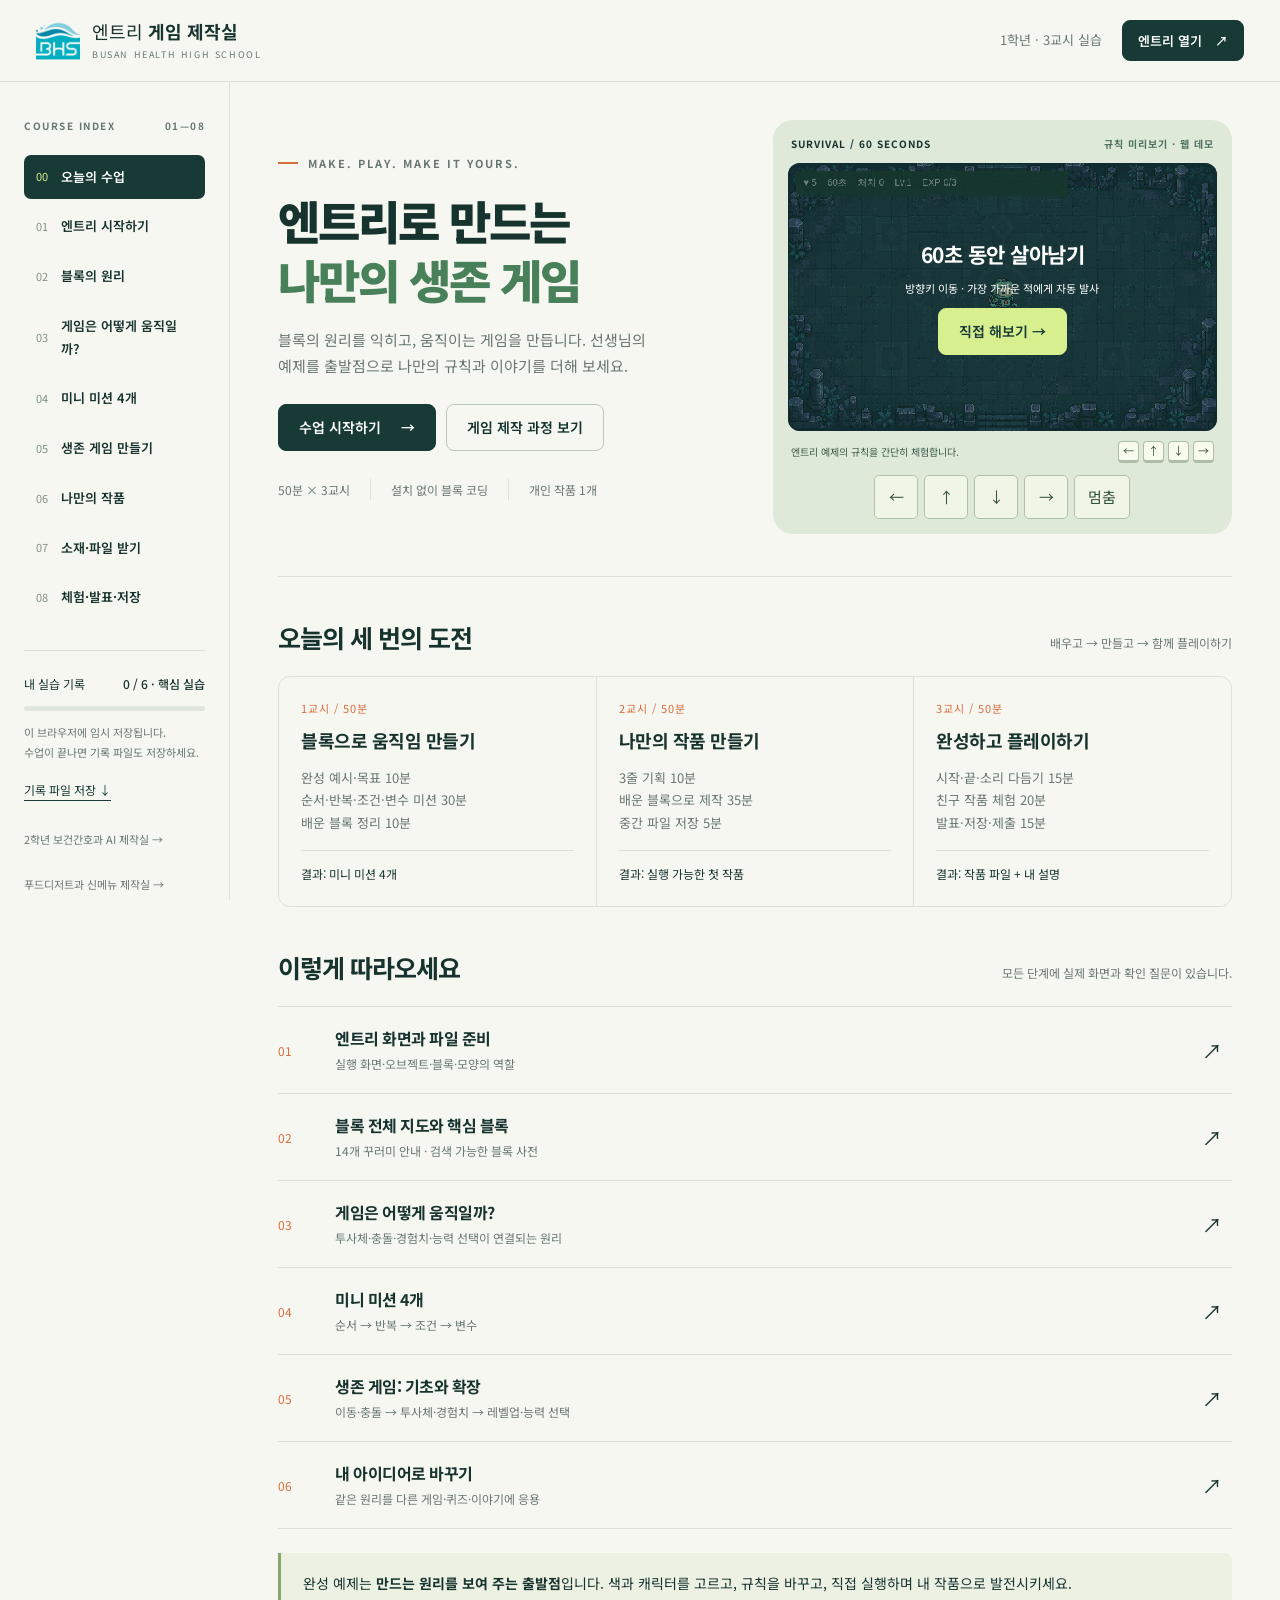
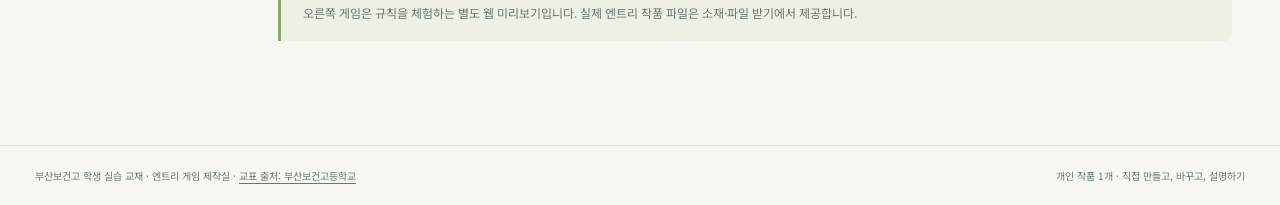
<file: docs/index.html>
<!doctype html>
<html lang="ko">
<head>
  <meta charset="utf-8"><meta name="viewport" content="width=device-width,initial-scale=1">
  <meta name="theme-color" content="#173a36">
  <meta name="description" content="부산보건고 학생을 위한 엔트리 실습 교재. 블록의 원리를 익히고, 생존 게임을 만들고, 나만의 작품으로 확장합니다.">
  <title>엔트리 게임 제작실 · 부산보건고</title>
  <link rel="icon" href="assets/brand/busanhc-emblem.gif" type="image/gif">
  <link rel="stylesheet" href="style.css">
  <script src="classroom-config.js" defer></script><script src="course-common.js" defer></script><script src="content.js" defer></script><script src="assembly-data.js" defer></script><script src="assembly.js" defer></script><script src="game.js" defer></script><script src="app.js" defer></script>
</head>
<body>
  <a class="skip" href="#main">본문으로 이동</a>
  <header class="topbar">
    <a class="brand" href="#home"><img class="school-emblem" src="assets/brand/busanhc-emblem.gif" alt="부산보건고등학교 교표" width="44" height="44"><span>엔트리 <b>게임 제작실</b><small>BUSAN HEALTH HIGH SCHOOL</small></span></a>
    <div class="top-actions"><span class="course-label">1학년 · 3교시 실습</span><a class="button small" href="https://playentry.org/ws/new" target="_blank" rel="noopener">엔트리 열기 <span aria-hidden="true">↗</span></a><button class="menu-toggle" aria-label="수업 목차 열기" aria-expanded="false">☰</button></div>
  </header>
  <div class="layout">
    <aside class="sidebar" id="sidebar">
      <div class="side-heading">COURSE INDEX <span>01—08</span></div>
      <nav aria-label="수업 목차">
        <a href="#home" data-nav="home"><span>00</span>오늘의 수업</a>
        <a href="#start" data-nav="start"><span>01</span>엔트리 시작하기</a>
        <a href="#blocks" data-nav="blocks"><span>02</span>블록의 원리</a>
        <a href="#gameflow" data-nav="gameflow"><span>03</span>게임은 어떻게 움직일까?</a>
        <a href="#missions" data-nav="missions"><span>04</span>미니 미션 4개</a>
        <a href="#build" data-nav="build"><span>05</span>생존 게임 만들기</a>
        <a href="#project" data-nav="project"><span>06</span>나만의 작품</a>
        <a href="#assets" data-nav="assets"><span>07</span>소재·파일 받기</a>
        <a href="#finish" data-nav="finish"><span>08</span>체험·발표·저장</a>
      </nav>
      <div class="side-progress"><span>내 실습 기록 <b id="progress-label">0 / 6</b></span><progress id="progress" max="6" value="0">0%</progress><p>이 브라우저에 임시 저장됩니다.<br>수업이 끝나면 기록 파일도 저장하세요.</p><button class="text-button" id="export-top">기록 파일 저장 ↓</button></div>
      <a class="source-link" href="https://zeusk302-png.github.io/busanhc-health-ai-2026/">2학년 보건간호과 AI 제작실 →</a>
      <a class="source-link" href="https://zeusk302-png.github.io/busanhc-food-ai-2026/">푸드디저트과 신메뉴 제작실 →</a>
      <a class="source-link" href="https://zeusk302-png.github.io/busanhc-it-outsourcing-2026/">IT경영과 제작 실습실 →</a>
      <a class="source-link" href="https://docs.playentry.org/" target="_blank" rel="noopener">엔트리 공식 도움말 ↗</a>
    </aside>
    <main id="main" tabindex="-1"></main>
  </div>
  <footer class="footer"><span>부산보건고 학생 실습 교재 · 엔트리 게임 제작실 · <a href="https://school.busanedu.net/busanhc.com/cm/cntnts/cntntsView.do?cntntsId=10781&amp;mi=611095" target="_blank" rel="noopener">교표 출처: 부산보건고등학교</a></span><span>개인 작품 1개 · 직접 만들고, 바꾸고, 설명하기</span></footer>
  <dialog id="image-dialog"><button class="dialog-close" aria-label="이미지 닫기">닫기 ×</button><img alt=""><p></p></dialog>
  <div class="toast" role="status" aria-live="polite"></div>
  <noscript>이 실습 교재는 JavaScript가 필요합니다. 브라우저에서 JavaScript를 활성화해 주세요.</noscript>
</body></html>
</file>
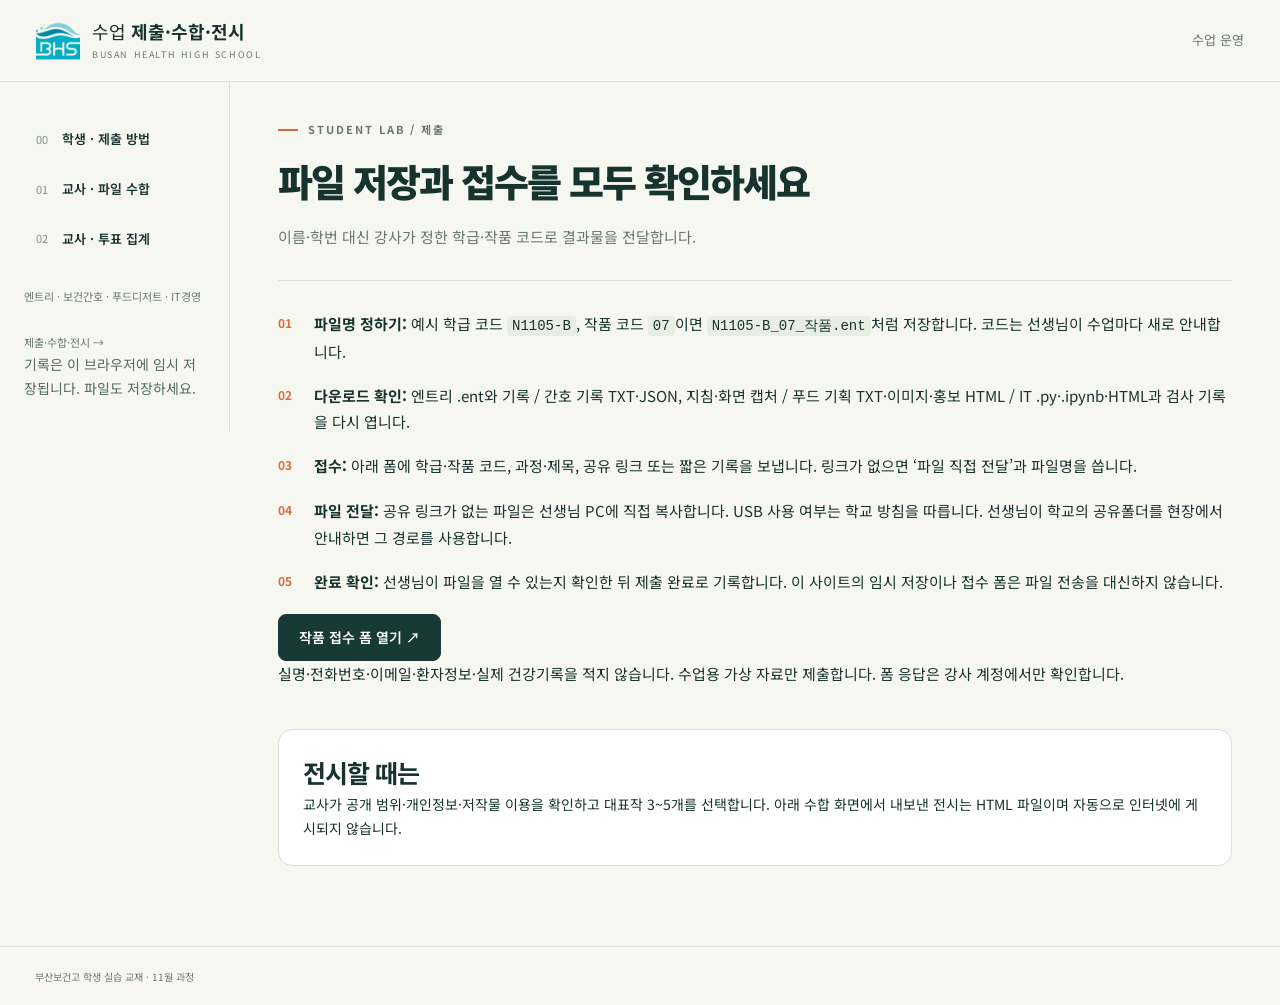
<file: docs/classroom.html>
<!doctype html><html lang="ko"><head><meta charset="utf-8"><meta name="viewport" content="width=device-width,initial-scale=1"><title>제출·수합·전시 · 부산보건고</title><link rel="icon" href="assets/brand/busanhc-emblem.gif"><link rel="stylesheet" href="style.css"><link rel="stylesheet" href="course-common.css"><script src="classroom-config.js" defer></script><script src="course-common.js" defer></script><script src="classroom.js" defer></script></head><body class="course-lab"></body></html>
</file>
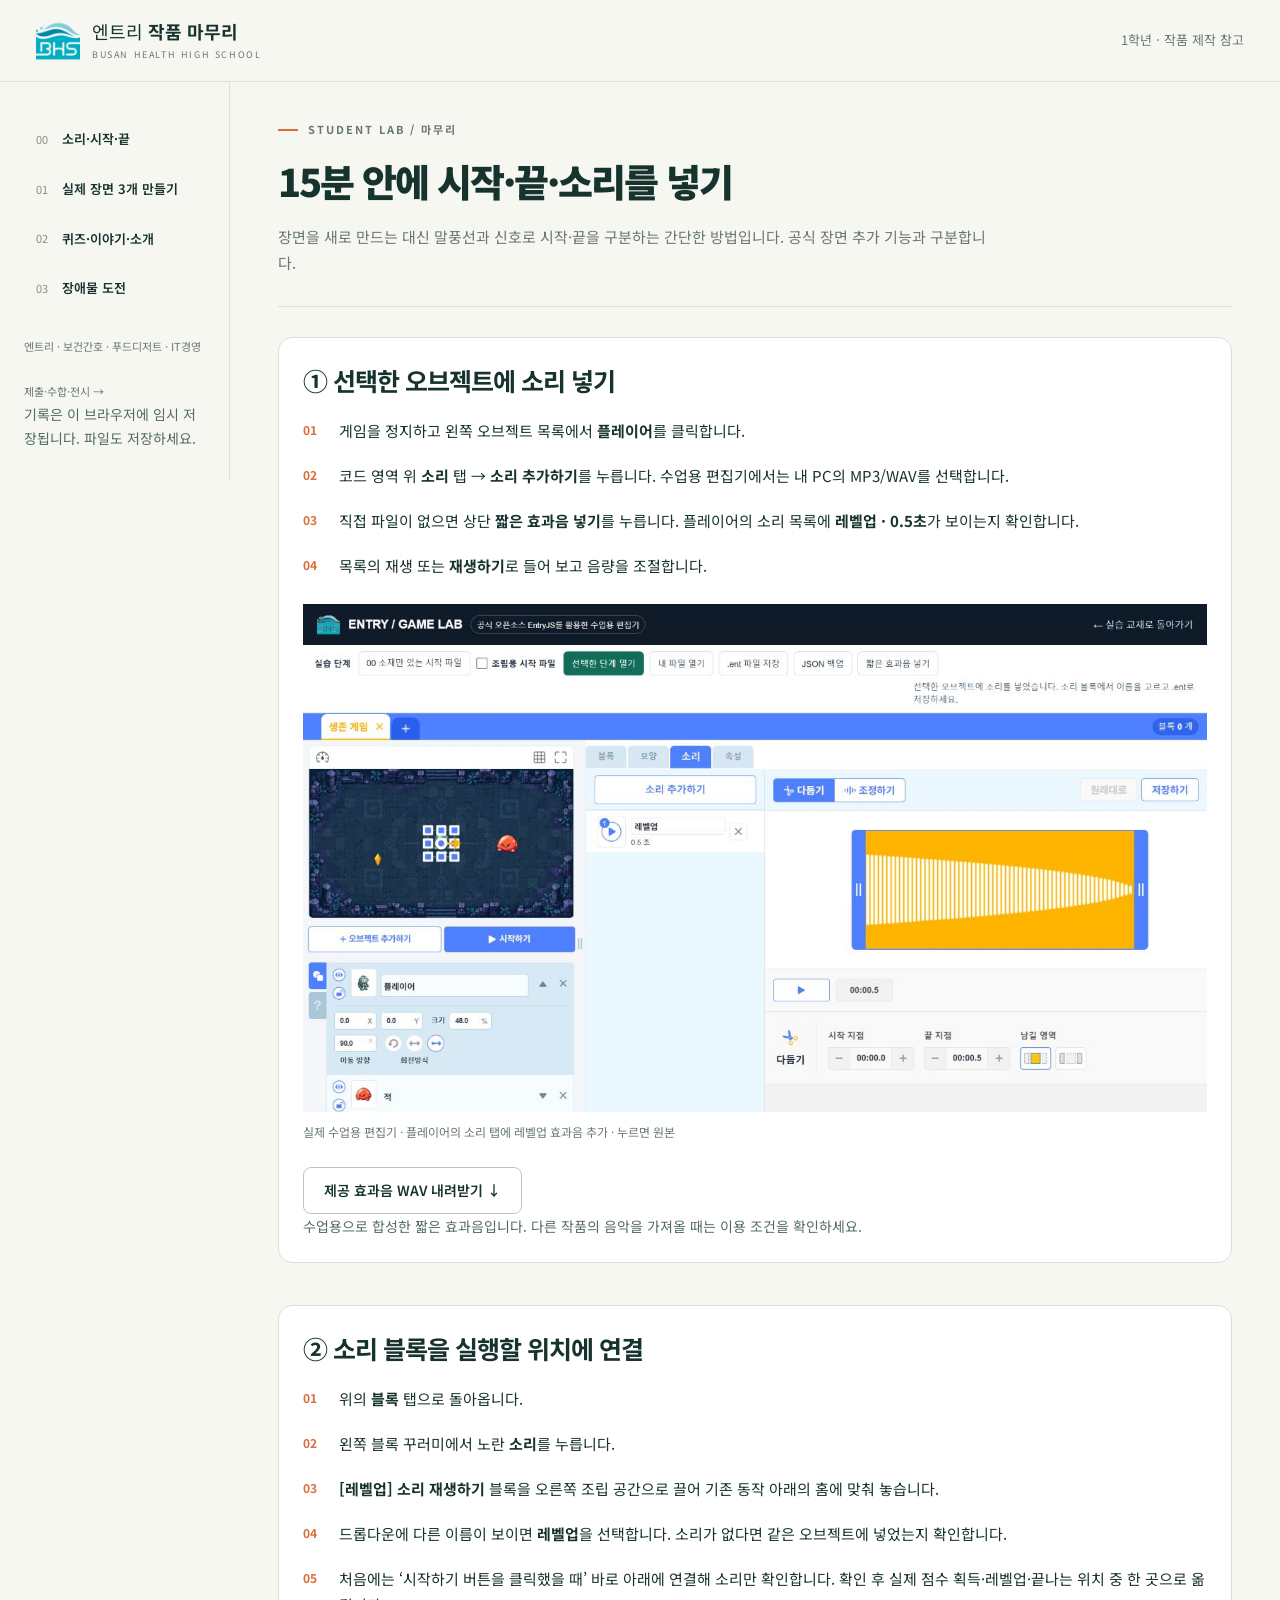
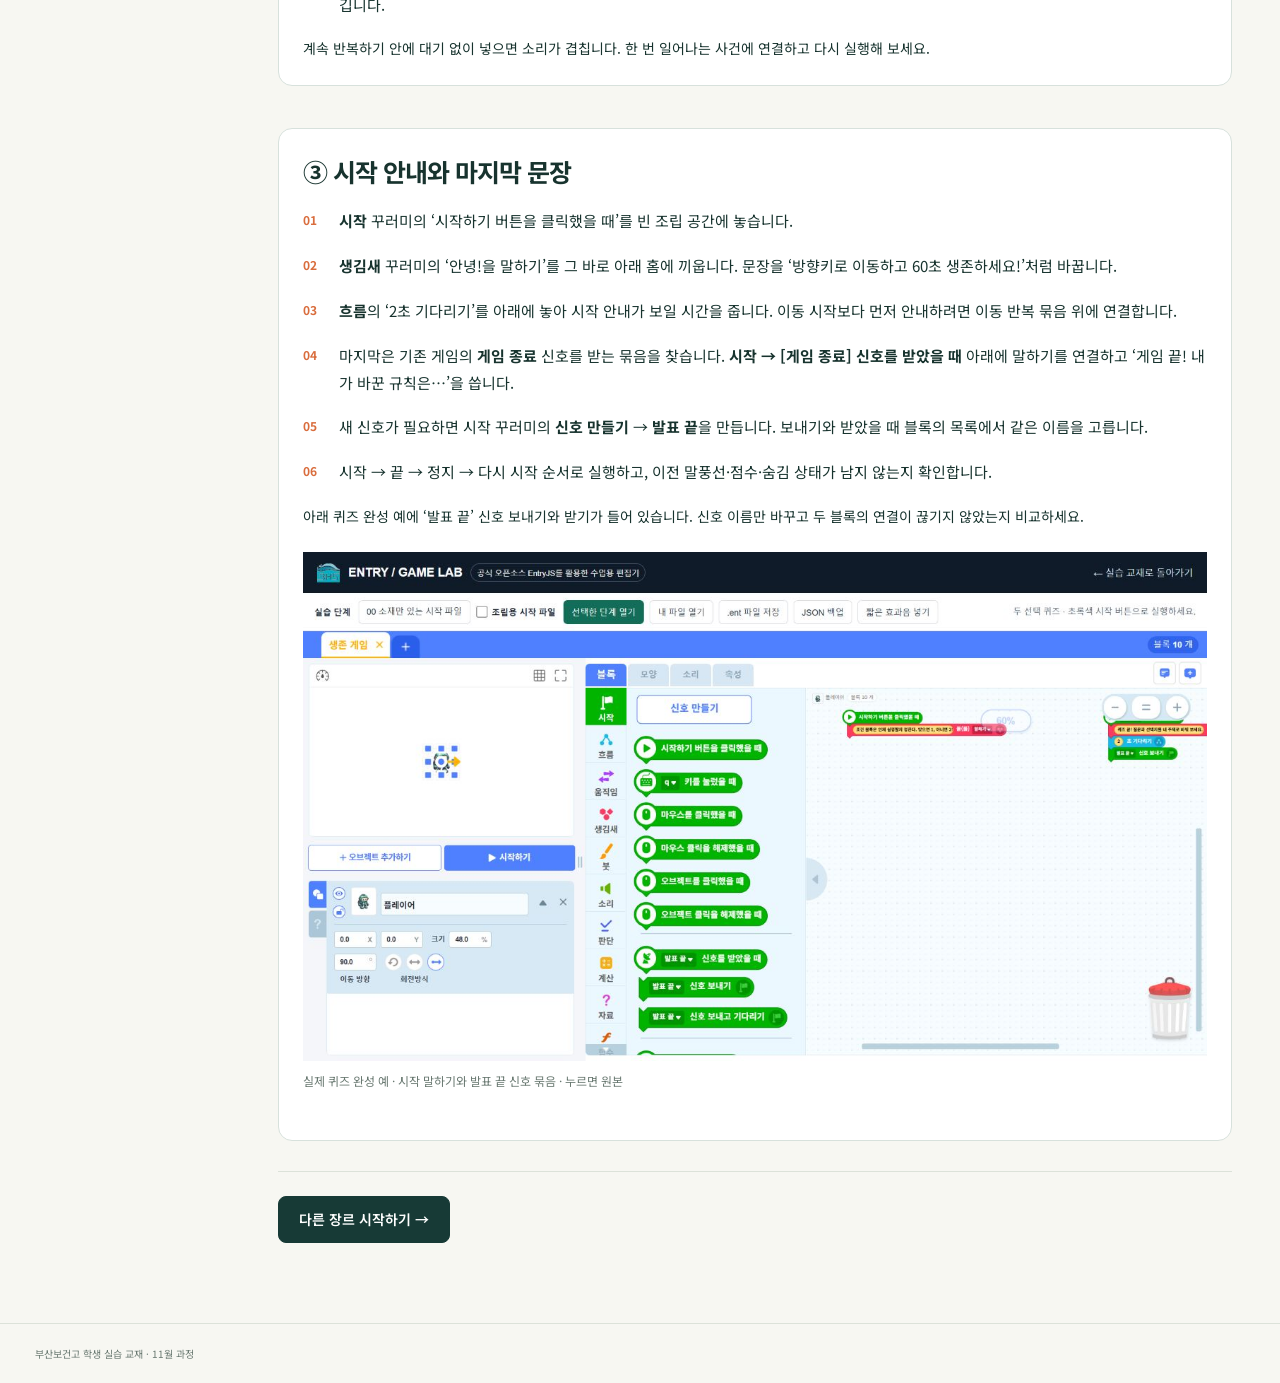
<file: docs/entry-finish.html>
<!doctype html><html lang="ko"><head><meta charset="utf-8"><meta name="viewport" content="width=device-width,initial-scale=1"><title>시작·끝·소리·다른 장르 · 엔트리 제작실</title><link rel="icon" href="assets/brand/busanhc-emblem.gif"><link rel="stylesheet" href="style.css"><link rel="stylesheet" href="course-common.css"><script src="classroom-config.js" defer></script><script src="course-common.js" defer></script><script src="entry-finish.js" defer></script></head><body class="course-lab"></body></html>
</file>
<file: docs/style.css>
@import url('https://fonts.googleapis.com/css2?family=Noto+Sans+KR:wght@400;500;600;700;800;900&display=swap');
:root{--paper:#f7f7f2;--ink:#17332e;--muted:#687870;--line:#dce2d9;--forest:#173a36;--lime:#d7ef8f;--orange:#d96d3d;--white:#fff;--radius:16px;font-family:'Noto Sans KR',sans-serif;color:var(--ink);background:var(--paper);font-size:15px;line-height:1.75;font-synthesis:none}
*{box-sizing:border-box}body{margin:0}a{color:inherit;text-decoration:none}button,input,textarea,select{font:inherit}button,a,input,textarea,select{touch-action:manipulation}button{cursor:pointer}button:focus-visible,a:focus-visible,input:focus-visible,textarea:focus-visible,select:focus-visible{outline:3px solid #d96d3d;outline-offset:4px}button:disabled{opacity:.5;cursor:default}img{max-width:100%;height:auto}h1,h2,h3,h4,p{margin:0}h1{font-size:clamp(34px,3.6vw,54px);line-height:1.28;letter-spacing:-2px;font-weight:900}h2{font-size:25px;line-height:1.5;letter-spacing:-1px}h3{font-size:18px;line-height:1.5;letter-spacing:-.5px}p+p{margin-top:12px}small{font-size:12px}ul,ol{padding-left:23px;margin:12px 0}li+li{margin-top:7px}strong,b{font-weight:700}code{font-family:Consolas,monospace;background:#e9eee5;padding:2px 5px;border-radius:4px;font-size:14px}.skip{position:absolute;left:16px;top:-80px;z-index:99;background:var(--lime);padding:10px}.skip:focus{top:10px}.topbar{height:82px;background:var(--paper);border-bottom:1px solid var(--line);display:flex;align-items:center;justify-content:space-between;padding:0 36px;position:sticky;top:0;z-index:20}.brand{display:flex;align-items:center;gap:12px;font-size:18px;line-height:1.3}.brand small{display:block;letter-spacing:1.6px;font-size:9px;color:var(--muted);margin-top:5px}.brand-mark{width:43px;height:43px;border-radius:12px;background:var(--forest);color:var(--lime);display:flex;align-items:center;justify-content:center;font-size:29px;font-weight:900;position:relative}.brand-mark span{position:absolute;font-size:17px;right:4px;top:0}.top-actions{display:flex;align-items:center;gap:20px}.course-label{font-size:13px;color:var(--muted)}.button,button.primary{display:inline-flex;justify-content:center;align-items:center;gap:20px;background:var(--forest);color:#fff;border:1px solid var(--forest);padding:12px 20px;border-radius:8px;font-weight:600;font-size:14px;line-height:1.5}.button:hover,button.primary:hover{background:#28574b}.button.secondary{background:transparent;color:var(--ink);border-color:#bbc7bc}.button.secondary:hover{background:#e9eee3}.button.light{background:var(--lime);color:var(--forest);border-color:var(--lime)}.button.small{font-size:13px;padding:10px 15px;gap:13px}.text-button{color:var(--forest);background:none;border:0;padding:4px 0;text-decoration:underline;text-underline-offset:5px}.menu-toggle{display:none;background:none;border:0;font-size:24px}.layout{display:grid;grid-template-columns:230px minmax(0,1fr);max-width:1600px;margin:auto;min-height:calc(100vh - 150px)}.sidebar{padding:35px 24px 30px;border-right:1px solid var(--line);align-self:start;position:sticky;top:82px;max-height:calc(100vh - 82px);overflow:auto}.side-heading{font-size:10px;letter-spacing:1.5px;font-weight:700;margin-bottom:20px;display:flex;justify-content:space-between;color:var(--muted)}nav{display:grid;gap:5px}nav a{padding:11px 12px;border-radius:7px;font-size:13px;font-weight:600;display:flex;gap:13px;align-items:center}nav a span{font-size:11px;color:#819184;font-weight:400}nav a:hover{background:#e9eee5}nav a.active{background:var(--forest);color:white}nav a.active span{color:var(--lime)}.side-progress{border-top:1px solid var(--line);margin-top:30px;padding-top:22px}.side-progress>span{display:flex;justify-content:space-between;font-size:12px}.side-progress b{font-weight:500}.side-progress progress{display:block;appearance:none;border:0;width:100%;height:5px;margin:12px 0;background:#e0e6dc;border-radius:8px;overflow:hidden}.side-progress progress::-webkit-progress-bar{background:#e0e6dc}.side-progress progress::-webkit-progress-value{background:var(--forest)}.side-progress p{font-size:11px;color:var(--muted);line-height:1.8}.side-progress button{font-size:12px;margin-top:12px}.source-link{display:block;margin-top:26px;font-size:11px;color:var(--muted)}main{min-width:0;padding:38px 48px 80px;max-width:1250px;width:100%}.eyebrow{font-size:11px;letter-spacing:2px;font-weight:700;color:var(--muted);display:flex;align-items:center;gap:10px;margin-bottom:18px}.eyebrow::before{content:'';width:20px;height:2px;background:var(--orange)}.intro{max-width:650px;color:var(--muted);margin-top:18px;font-size:15px}.breadcrumb{display:flex;gap:9px;align-items:center;font-size:12px;color:var(--muted);margin-bottom:28px}.hero{display:grid;grid-template-columns:1fr 1fr;gap:35px;align-items:center;padding-bottom:42px;border-bottom:1px solid var(--line)}.hero-copy{padding:10px 0}.hero h1 em{font-style:normal;color:#48805a}.hero .intro{max-width:380px}.actions{display:flex;flex-wrap:wrap;gap:10px;margin-top:25px}.meta-row{display:flex;gap:20px;font-size:12px;margin-top:28px;color:var(--muted)}.meta-row span+span{border-left:1px solid var(--line);padding-left:20px}.game-shell{background:#dfe9d9;border-radius:20px;padding:15px;position:relative;overflow:hidden}.game-top{display:flex;justify-content:space-between;font-size:10px;font-weight:700;letter-spacing:1px;margin:0 3px 10px}.game-top span:last-child{color:#4c7060}.game-canvas-wrap{position:relative;background:#becfb7;aspect-ratio:16/10;border-radius:12px;overflow:hidden}.game-canvas-wrap canvas{display:block;width:100%;height:100%;outline-offset:-4px}.game-overlay{position:absolute;inset:0;display:flex;flex-direction:column;align-items:center;justify-content:center;background:#15362c9e;color:white;text-align:center;gap:9px;padding:20px}.game-overlay h3{font-size:24px}.game-overlay p{font-size:12px}.game-overlay[hidden]{display:none}.game-foot{display:flex;justify-content:space-between;gap:10px;align-items:center;font-size:10px;color:#3c5c4b;margin:10px 3px 0}.key{display:inline-flex;align-items:center;justify-content:center;min-width:21px;height:22px;background:#f7faed;border:1px solid #adbda8;border-bottom-width:3px;border-radius:4px;color:#39503e;font-size:11px}.section{margin-top:42px}.section-title{display:flex;justify-content:space-between;align-items:baseline;gap:20px;margin-bottom:20px}.section-title p{font-size:12px;color:var(--muted)}.timeline{display:grid;grid-template-columns:repeat(3,1fr);gap:1px;background:var(--line);border:1px solid var(--line);border-radius:12px;overflow:hidden}.period{background:var(--paper);padding:22px}.period .num{font-size:11px;letter-spacing:1px;color:var(--orange);margin-bottom:8px}.period h3{margin-bottom:13px}.period p{font-size:13px;color:var(--muted)}.period small{display:block;border-top:1px solid var(--line);padding-top:12px;margin-top:15px}.steps-list{border-top:1px solid var(--line)}.step-row{display:grid;grid-template-columns:42px 1fr auto;align-items:center;padding:19px 0;gap:15px;border-bottom:1px solid var(--line)}.step-row:hover{background:#eef1e7}.step-row .n{font-size:12px;color:var(--orange)}.step-row h3{font-size:16px}.step-row p{font-size:12px;color:var(--muted);margin-top:3px}.step-row .arrow{font-size:20px;margin-right:10px}.note{border-left:3px solid #86a76b;background:#ecf1e3;padding:18px 22px;margin:24px 0;font-size:14px;border-radius:0 8px 8px 0}.note.warning{border-color:#d88d4d;background:#faf0e3}.note small{display:block;color:var(--muted);margin-top:6px}.page-title{padding-bottom:30px;border-bottom:1px solid var(--line);margin-bottom:30px}.page-title h1{font-size:38px}.page-title .intro{max-width:720px}.two-col{display:grid;grid-template-columns:1fr 1fr;gap:28px}.reading{max-width:790px}.reading>p{margin:14px 0;color:#465c4f}.reading h2{margin-top:34px;margin-bottom:13px}.reading h3{margin:24px 0 10px}.panel{border:1px solid var(--line);border-radius:12px;padding:24px;background:#fff}.panel h3{margin-bottom:12px}.panel p{font-size:14px}.panel.soft{background:#edf1e6}.capture{margin:24px 0}.capture button{display:block;border:1px solid #d8dfd5;background:#fff;border-radius:10px;padding:0;overflow:hidden;width:100%;text-align:left}.capture img{width:100%;display:block}.capture figcaption{font-size:12px;color:var(--muted);margin-top:9px;line-height:1.8}.capture figcaption span{font-size:10px;background:#e5eddf;padding:2px 6px;border-radius:3px;color:#456047;margin-right:6px}.capture .hint{font-size:11px;text-align:right;color:var(--muted);margin-top:4px}.numbered{counter-reset:step;list-style:none;padding:0}.numbered li{counter-increment:step;position:relative;padding:0 0 0 36px;margin:18px 0;min-height:27px}.numbered li:before{content:counter(step,decimal-leading-zero);position:absolute;left:0;top:1px;color:var(--orange);font-size:12px;font-weight:700}.table-wrap{overflow-x:auto}table{width:100%;border-collapse:collapse;font-size:13px}th{text-align:left;color:#4b6255;background:#edf0e8;font-weight:600}th,td{padding:13px 15px;border-bottom:1px solid var(--line);vertical-align:top}td small{color:var(--muted)}.check{display:flex;align-items:flex-start;gap:10px;padding:12px 0;font-size:14px;border-bottom:1px solid #e9ede5}.check input{accent-color:var(--forest);width:18px;height:18px;flex:0 0 auto;margin-top:4px}.check small{display:block;color:var(--muted)}.checklist{margin:15px 0}.category-grid{display:grid;grid-template-columns:repeat(2,1fr);gap:12px}.category{background:white;border:1px solid var(--line);padding:20px;border-radius:10px}.category h3{font-size:16px;display:flex;align-items:center;gap:10px}.category h3 i{width:11px;height:11px;background:var(--cat,#4c8a52);border-radius:3px}.category p{font-size:13px;color:var(--muted);margin-top:9px}.category small{display:block;margin-top:12px;color:#41634b}.pill{display:inline-block;font-size:11px;padding:3px 8px;background:#e9efe1;border-radius:4px;margin-bottom:10px}.filter-row{display:flex;gap:8px;flex-wrap:wrap;margin:20px 0}.filter-row button,.stage-tabs a{font-size:12px;padding:9px 13px;border:1px solid var(--line);background:none;border-radius:7px}.filter-row button[aria-pressed=true],.stage-tabs a.active{background:var(--forest);border-color:var(--forest);color:#fff}.search{width:100%;padding:12px 15px;border:1px solid #bdcabb;border-radius:8px;background:#fff;margin:15px 0}.block-reference{border-top:1px solid var(--line)}.block-entry{padding:22px 0;border-bottom:1px solid var(--line);display:grid;grid-template-columns:1fr 1fr;gap:22px}.block-label{display:inline-block;background:var(--block,#4c9c55);color:#fff;border-radius:5px;padding:9px 12px;font-size:13px;font-weight:600;line-height:1.6}.block-entry p{font-size:13px;color:#4d6255;margin-top:10px}.block-entry .example{background:#edf1e7;border-radius:8px;padding:15px;font-size:13px}.block-entry small{display:block;color:var(--muted);margin-top:6px}.no-results{padding:30px;text-align:center;color:var(--muted)}.mission{border:1px solid var(--line);border-radius:12px;margin-bottom:22px;overflow:hidden;background:white}.mission-head{display:flex;gap:17px;padding:23px 25px;border-bottom:1px solid var(--line);align-items:center}.mission-head .big-number{font-size:30px;color:#b3c5ab;font-weight:800;line-height:1}.mission-head h2{font-size:21px}.mission-head p{color:var(--muted);font-size:12px;margin-top:3px}.mission-body{padding:24px}.code-stack{background:#eaf0e5;padding:18px;border-radius:10px;font-size:13px;line-height:2.1;white-space:pre-wrap;font-family:'Noto Sans KR',sans-serif;color:#294d37}.code-stack .code-note{font-size:11px;color:#6a7d6c;display:block;margin-bottom:8px}.try-it{margin-top:18px;font-size:13px;border-left:2px solid var(--orange);padding-left:15px}.try-it b{display:block;color:#9e542f;margin-bottom:5px}details{border-top:1px solid var(--line);padding:14px 0}summary{font-size:14px;font-weight:600;cursor:pointer}details>div,details>p{padding:12px 0 0;font-size:13px;color:#526858}details ol{font-size:13px}.stage-tabs{display:flex;gap:7px;flex-wrap:wrap;margin-bottom:28px}.stage-layout{display:grid;grid-template-columns:minmax(0,1fr) 260px;gap:30px}.stage-aside{align-self:start;position:sticky;top:112px}.stage-aside .panel{padding:20px}.stage-aside h3{font-size:15px}.stage-aside p,.stage-aside li{font-size:12px}.stage-nav{display:flex;justify-content:space-between;gap:12px;margin-top:30px;border-top:1px solid var(--line);padding-top:24px}.stage-content h2{margin:27px 0 13px;font-size:22px}.stage-content h3{margin:22px 0 10px}.stage-content p{font-size:14px}.success{padding:16px 20px;background:#e4edda;border-radius:9px;margin:20px 0;font-size:13px}.tag-row{display:flex;gap:6px;flex-wrap:wrap;margin:15px 0}.tag{font-size:11px;background:#e6ecdf;color:#47623f;border-radius:4px;padding:3px 8px}.form-field{display:block;margin-top:20px}.form-field>span{display:block;font-size:13px;font-weight:600;margin-bottom:7px}.form-field small{display:block;color:var(--muted);margin-top:6px}.form-field input,.form-field textarea,.form-field select{width:100%;border:1px solid #bdc9b9;border-radius:8px;padding:12px 13px;background:#fff;color:var(--ink)}.form-field textarea{min-height:95px;resize:vertical}.worksheet{display:grid;grid-template-columns:1fr 1fr;gap:0 24px}.worksheet .full{grid-column:1/-1}.save-strip{margin-top:25px;display:flex;align-items:center;gap:15px;flex-wrap:wrap;font-size:12px;color:var(--muted)}.idea-grid{display:grid;grid-template-columns:repeat(3,1fr);gap:14px}.idea{border-top:3px solid var(--forest);padding:20px;background:#ecf0e5}.idea h3{font-size:15px}.idea p{font-size:12px;color:var(--muted);margin-top:9px}.asset-grid{display:grid;grid-template-columns:repeat(3,1fr);gap:18px}.asset-card{border:1px solid var(--line);background:white;border-radius:12px;overflow:hidden}.asset-thumb{height:190px;background-color:#eaf0e6;background-image:linear-gradient(45deg,#dfe7d9 25%,transparent 25%),linear-gradient(-45deg,#dfe7d9 25%,transparent 25%),linear-gradient(45deg,transparent 75%,#dfe7d9 75%),linear-gradient(-45deg,transparent 75%,#dfe7d9 75%);background-size:24px 24px;background-position:0 0,0 12px,12px -12px,-12px 0;display:flex;align-items:center;justify-content:center}.asset-thumb img{height:165px;width:165px;object-fit:contain}.asset-thumb.bg img{width:100%;height:100%;object-fit:cover}.asset-info{padding:17px}.asset-info h3{font-size:15px}.asset-info p{font-size:11px;color:var(--muted);margin-top:5px}.asset-info a{font-size:12px;font-weight:600;display:inline-block;border-bottom:1px solid #77956b;margin-top:13px}.download-row{display:grid;grid-template-columns:1fr auto;gap:20px;border-bottom:1px solid var(--line);padding:19px 0;align-items:center}.download-row h3{font-size:15px}.download-row p{font-size:12px;color:var(--muted);margin-top:4px}.footer{border-top:1px solid var(--line);padding:21px 35px;font-size:10px;color:var(--muted);display:flex;justify-content:space-between;gap:15px}.toast{position:fixed;bottom:28px;left:50%;transform:translate(-50%,20px);background:var(--forest);color:#fff;border-radius:8px;padding:12px 22px;opacity:0;pointer-events:none;transition:.2s;z-index:60;font-size:13px;max-width:90vw}.toast.show{opacity:1;transform:translate(-50%,0)}dialog{border:0;border-radius:12px;max-width:95vw;max-height:94vh;padding:50px 18px 18px;background:#f7f7f2}dialog::backdrop{background:#10271de0}dialog img{display:block;max-height:78vh;object-fit:contain;margin:auto}dialog p{font-size:12px;margin-top:8px;color:var(--muted)}.dialog-close{position:absolute;right:18px;top:10px;border:0;background:none;font-size:13px;padding:7px}.import-label{display:inline-block;cursor:pointer;border:1px solid #b9c7b3;padding:10px 16px;border-radius:7px;color:var(--ink);background:#fff}.import-label input{position:absolute;width:1px;height:1px;opacity:0}.kbd-line{display:flex;gap:4px;align-items:center}.source-list{font-size:12px;color:var(--muted);margin-top:25px}.source-list a{text-decoration:underline;text-underline-offset:3px}.mobile-controls{display:flex;justify-content:center;gap:6px;margin-top:12px}.mobile-controls button{border:1px solid #afc1a8;background:#f0f5e7;border-radius:5px;padding:7px 13px;color:#31523b}.print-only{display:none}
@media(min-width:1450px){main{padding-left:65px;padding-right:65px}}@media(max-width:1180px){main{padding:30px 30px 60px}.hero{gap:20px}h1{font-size:38px}.stage-layout{grid-template-columns:1fr}.stage-aside{position:static}.stage-aside .panel{display:grid;grid-template-columns:1fr 1fr;gap:18px}.asset-grid{grid-template-columns:repeat(2,1fr)}}@media(max-width:900px){.layout{grid-template-columns:190px minmax(0,1fr)}.sidebar{padding:27px 13px}.topbar{padding:0 23px}.hero{grid-template-columns:1fr}.hero-copy{max-width:600px}.hero h1{font-size:44px}.hero .intro{max-width:580px}.game-shell{max-width:560px;width:100%}.timeline{grid-template-columns:1fr}.period{display:grid;grid-template-columns:70px 1fr;gap:8px 15px}.period .num{grid-row:1/3}.period h3{margin-bottom:0}.period small{grid-column:2}.idea-grid{grid-template-columns:1fr}.category-grid{grid-template-columns:1fr}.two-col{grid-template-columns:1fr}.block-entry{grid-template-columns:1fr;gap:12px}.course-label{display:none}}
@media(max-width:650px){.topbar{height:70px;padding:0 16px}.brand{font-size:15px;gap:8px}.brand small{font-size:7px;letter-spacing:1px}.brand-mark{width:36px;height:36px;font-size:25px}.top-actions{gap:10px}.top-actions .button{padding:9px;font-size:11px;gap:5px}.menu-toggle{display:block}.layout{display:block}.sidebar{display:none;position:fixed;inset:70px 0 auto 0;background:var(--paper);z-index:19;max-height:calc(100vh - 70px);border-bottom:1px solid var(--line);padding:22px}.sidebar.open{display:block}.sidebar nav{grid-template-columns:1fr 1fr}.side-progress,.source-link{display:none}main{padding:27px 20px 50px}.hero h1{font-size:38px}.hero{padding-bottom:30px;gap:25px}.hero .intro{font-size:14px}.meta-row{font-size:11px;gap:10px}.meta-row span+span{padding-left:10px}.game-shell{padding:11px}.game-top{font-size:9px}.game-foot{font-size:9px}.page-title h1{font-size:30px;letter-spacing:-1px}.intro{font-size:14px}.section{margin-top:30px}.section-title{display:block}.section-title p{margin-top:5px}.section-title h2{font-size:22px}.asset-grid{grid-template-columns:1fr 1fr;gap:10px}.asset-thumb{height:145px}.asset-thumb img{width:135px;height:135px}.asset-info{padding:12px}.asset-info h3{font-size:13px}.worksheet{grid-template-columns:1fr}.worksheet .full{grid-column:auto}.panel{padding:20px}.mission-head{padding:19px;gap:12px}.mission-head h2{font-size:18px}.mission-body{padding:18px}.stage-tabs{gap:5px}.stage-tabs a{padding:8px 10px;font-size:11px}.stage-aside .panel{display:block}.download-row{grid-template-columns:1fr;gap:10px}.download-row a{justify-self:start}.footer{padding:18px 20px;display:block}.footer span{display:block}.footer span+span{margin-top:5px}h2{font-size:22px}.step-row{gap:10px;grid-template-columns:28px 1fr auto}.stage-nav .button{font-size:12px;padding:11px}.note{padding:15px 17px;font-size:13px}.breadcrumb{font-size:11px}.game-overlay h3{font-size:21px}}
.flow-track{display:flex;align-items:center;justify-content:flex-start;gap:9px;flex-wrap:wrap;padding:22px 0;border-top:1px solid var(--line);border-bottom:1px solid var(--line);margin:22px 0}.flow-track span{padding:10px 13px;background:#e8efdd;border-radius:6px;font-size:13px;font-weight:600}.flow-track i{font-style:normal;color:#78916f}.theory-sprite{width:115px;height:115px;object-fit:contain;float:right;margin-left:15px}.upgrade-options{display:flex;flex-wrap:wrap;gap:7px;justify-content:center;max-width:100%}.upgrade-options button{background:#f3f6df;color:#244437;border:0;padding:9px 11px;border-radius:6px;text-align:left;font-size:12px}.upgrade-options small{display:block;font-size:10px;margin-top:3px}.mobile-controls button{min-width:44px;min-height:44px}.game-overlay h3{font-size:21px}.game-overlay p{font-size:11px}
.asset-thumb img,.theory-sprite,.game-canvas-wrap canvas{image-rendering:pixelated}
.assembly-guide{margin:28px 0;border-top:3px solid var(--forest);padding-top:20px}.assembly-guide header h2{margin:6px 0 8px}.assembly-guide header p{color:var(--muted);font-size:13px}.assembly-setup{border:1px solid var(--line);border-radius:12px;background:white;margin:22px 0;overflow:hidden}.assembly-setup>div{padding:22px;border-bottom:1px solid var(--line)}.assembly-setup>div:last-child{border:0}.setup-label{font-size:11px;letter-spacing:.7px;font-weight:700;color:#687659}.assembly-setup p{margin-top:8px}.object-name{display:inline-block;background:#d9eacb;padding:2px 8px;border-radius:4px}.setup-prepared{color:#52634d;font-size:12px!important}.setup-anchor{background:#edf3e6}.assembly-toolbar{display:flex;justify-content:space-between;gap:12px;align-items:center;margin:24px 0 12px;font-size:11px;color:var(--muted)}#assembly-counter{font-size:15px;font-weight:700;color:var(--forest);white-space:nowrap}.assembly-card{background:#fff;border:1px solid #d1ddca;border-radius:12px;padding:22px;margin:12px 0;min-width:0;overflow-wrap:anywhere}.assembly-step-title{display:flex;align-items:center;gap:12px;margin-bottom:18px}.assembly-number{font-weight:800;font-size:25px;line-height:1;color:var(--block-color)}.assembly-category{font-size:12px;font-weight:700;background:var(--block-color);color:white;padding:5px 9px;border-radius:4px}.assembly-instruction>span{display:block;font-size:11px;font-weight:700;letter-spacing:.2px;color:#6c7c63;margin-top:16px;margin-bottom:5px}.assembly-instruction>b{font-size:15px}.assembly-instruction em{font-style:normal;color:var(--block-color)}.assembly-instruction p,.assembly-instruction li{font-size:14px;line-height:1.9}.assembly-instruction ul{padding-left:20px;margin:6px 0}.assembly-block{display:block;background:var(--block-color);color:white;font-size:13px;font-weight:600;border-radius:5px;padding:12px 15px;margin:8px 0;line-height:1.8;box-shadow:inset 0 -3px 0 #0002}.assembly-block.boolean{border-radius:20px}.assembly-controls{display:flex;justify-content:space-between;gap:12px;margin:18px 0 24px}.assembly-controls button:disabled{opacity:.4;cursor:default}.assembly-all,.assembly-full{padding:18px 0}.assembly-card.compact{padding:15px;margin-left:min(calc(var(--depth)*10px),40px);border-left:3px solid var(--block-color)}.compact .assembly-step-title{margin-bottom:8px}.compact .assembly-number{font-size:18px}.compact .assembly-instruction>span{margin-top:10px}.compact .assembly-instruction>b,.compact .assembly-instruction p,.compact .assembly-instruction li{font-size:12px}.assembly-full details{padding-left:10px}.screen-map-image{position:relative;border:1px solid var(--line);border-radius:8px;overflow:hidden;margin-top:20px}.screen-map-image img{width:100%;display:block}.screen-map-image>span{position:absolute;display:grid;place-items:center;width:28px;height:28px;border-radius:50%;background:#d95a2d;color:white;font-weight:800;border:2px solid white;box-shadow:0 2px 8px #0005}.map-legend{display:grid;grid-template-columns:1fr 1fr;gap:16px 25px;padding-left:24px;margin:20px 0}.map-legend li{font-size:12px;padding-left:4px}.map-legend b{display:block;margin-bottom:3px}.assembly-map-detail .screen-map h2{font-size:18px}.pixel-palette{display:flex;gap:6px;margin:18px 0}.pixel-palette span{width:24px;height:24px;border:2px solid #142535}
@media(max-width:650px){.assembly-card{padding:16px}.assembly-setup>div{padding:17px}.assembly-toolbar{align-items:start}.assembly-toolbar>span:last-child{max-width:160px;text-align:right}.assembly-controls .button{font-size:11px;padding:10px}.map-legend{grid-template-columns:1fr}.screen-map-image>span{width:20px;height:20px;font-size:10px}.assembly-card.compact{margin-left:min(calc(var(--depth)*5px),20px)}}
@media(prefers-reduced-motion:reduce){*{scroll-behavior:auto!important;transition:none!important}}@media print{.topbar,.sidebar,.footer,.game-shell,.actions,.stage-tabs,.stage-nav,.save-strip,.toast,.menu-toggle{display:none!important}.layout{display:block}main{padding:0;max-width:none}body{background:white;color:black}a[href^=http]:after{content:' (' attr(href) ')';font-size:9px}.capture{break-inside:avoid}.capture img{max-height:430px;object-fit:contain}.panel,.mission{break-inside:avoid}.print-only{display:block}}

/* Photographs are the primary instruction; text remains below each real capture. */
.assembly-photo{margin:0 0 20px;min-width:0}.photo-label{font-size:11px;font-weight:700;color:#596a53;margin-bottom:8px}.assembly-photo>button,.assembly-overview>button{display:block;width:100%;padding:0;border:1px solid #c6d2bf;border-radius:8px;background:#f6f8f2;overflow:hidden;cursor:zoom-in}.assembly-photo img{display:block;width:100%;height:auto}.assembly-photo figcaption{font-size:11px;color:#64765c;line-height:1.7;margin-top:8px}.photo-actions{display:flex;gap:8px 20px;flex-wrap:wrap;margin-top:10px;align-items:center}.photo-actions a,.photo-actions .text-button{font-size:12px;color:#315d46;text-decoration:underline;text-underline-offset:3px}.photo-actions .text-button{padding:0;border:0;background:none;text-align:left}.assembly-overview{margin-top:14px}.assembly-overview>button{margin-top:12px}.assembly-jump-label{display:flex;gap:10px;align-items:center;min-width:0;font-size:12px}#assembly-jump{min-width:0;max-width:550px;width:100%;border:1px solid #b6c6ae;border-radius:7px;padding:9px 12px;background:white;color:var(--ink);font-size:13px}.compact .assembly-photo{margin-top:14px}.assembly-instruction>details{margin-top:16px}
@media(max-width:650px){.assembly-jump-label{display:block;flex:1;margin-left:12px}#assembly-jump{display:block;margin-top:5px;font-size:12px;padding:8px}.photo-actions{display:grid;gap:12px}.assembly-photo figcaption{font-size:10px}.assembly-photo{margin-bottom:14px}}
.school-emblem{display:block;width:44px;height:44px;object-fit:contain;flex:0 0 auto}.footer a{text-decoration:underline;text-underline-offset:3px}@media(max-width:650px){.school-emblem{width:36px;height:36px}}
</file>
<file: docs/course-common.css>
.course-lab .sidebar nav a{display:flex;gap:14px}.course-lab .sidebar nav a[aria-current]{background:#e0eee8;color:#173a36}.course-lab textarea{min-height:110px;width:100%;box-sizing:border-box}.course-lab input,.course-lab select,.course-lab textarea{font:inherit;border:1px solid #c7d7cf;border-radius:8px;padding:12px;background:#fff;color:#173a36}.course-lab .worksheet{display:grid;grid-template-columns:1fr 1fr;gap:18px}.course-lab label{display:grid;gap:8px;margin:15px 0}.course-lab label.full{grid-column:1/-1}.course-lab pre{white-space:pre-wrap;overflow-wrap:anywhere;background:#edf2ee;padding:20px;border-radius:12px;max-height:440px;overflow:auto}.course-lab .course-grid{display:grid;grid-template-columns:repeat(auto-fit,minmax(250px,1fr));gap:20px}.course-lab .panel{border:1px solid #d7e1dc;border-radius:14px;padding:24px;background:#fff}.course-lab .panel h3{margin-top:0}.course-lab table{width:100%;border-collapse:collapse}.course-lab td,.course-lab th{text-align:left;border-bottom:1px solid #d7e1dc;padding:12px}.course-lab .asset-grid{display:grid;grid-template-columns:1fr 1fr;gap:20px}.course-lab .asset-grid img{width:100%;border-radius:14px}.course-lab .hint{font-size:14px;color:#526b63}.course-lab iframe.preview{width:100%;height:580px;border:1px solid #b6c9bf;border-radius:14px;background:white}.course-lab .test-grid{display:grid;gap:16px}.course-lab .actions{flex-wrap:wrap}.course-lab .code{font-family:monospace}.course-lab .mini-status{background:#eaf0eb;padding:14px;border-left:4px solid #27705b}.course-lab .topbar{position:relative}.course-lab .brand{font-size:18px}@media(max-width:760px){.course-lab .layout{display:block}.course-lab .sidebar{position:relative;width:auto;height:auto;border-bottom:1px solid #ccd9d1}.course-lab .sidebar nav{display:flex;overflow:auto}.course-lab .sidebar nav a{min-width:150px}.course-lab .worksheet,.course-lab .asset-grid{grid-template-columns:1fr}.course-lab main{padding:24px 18px}.course-lab .topbar{padding:16px;gap:12px}.course-lab .course-label{display:none}}
</file>
